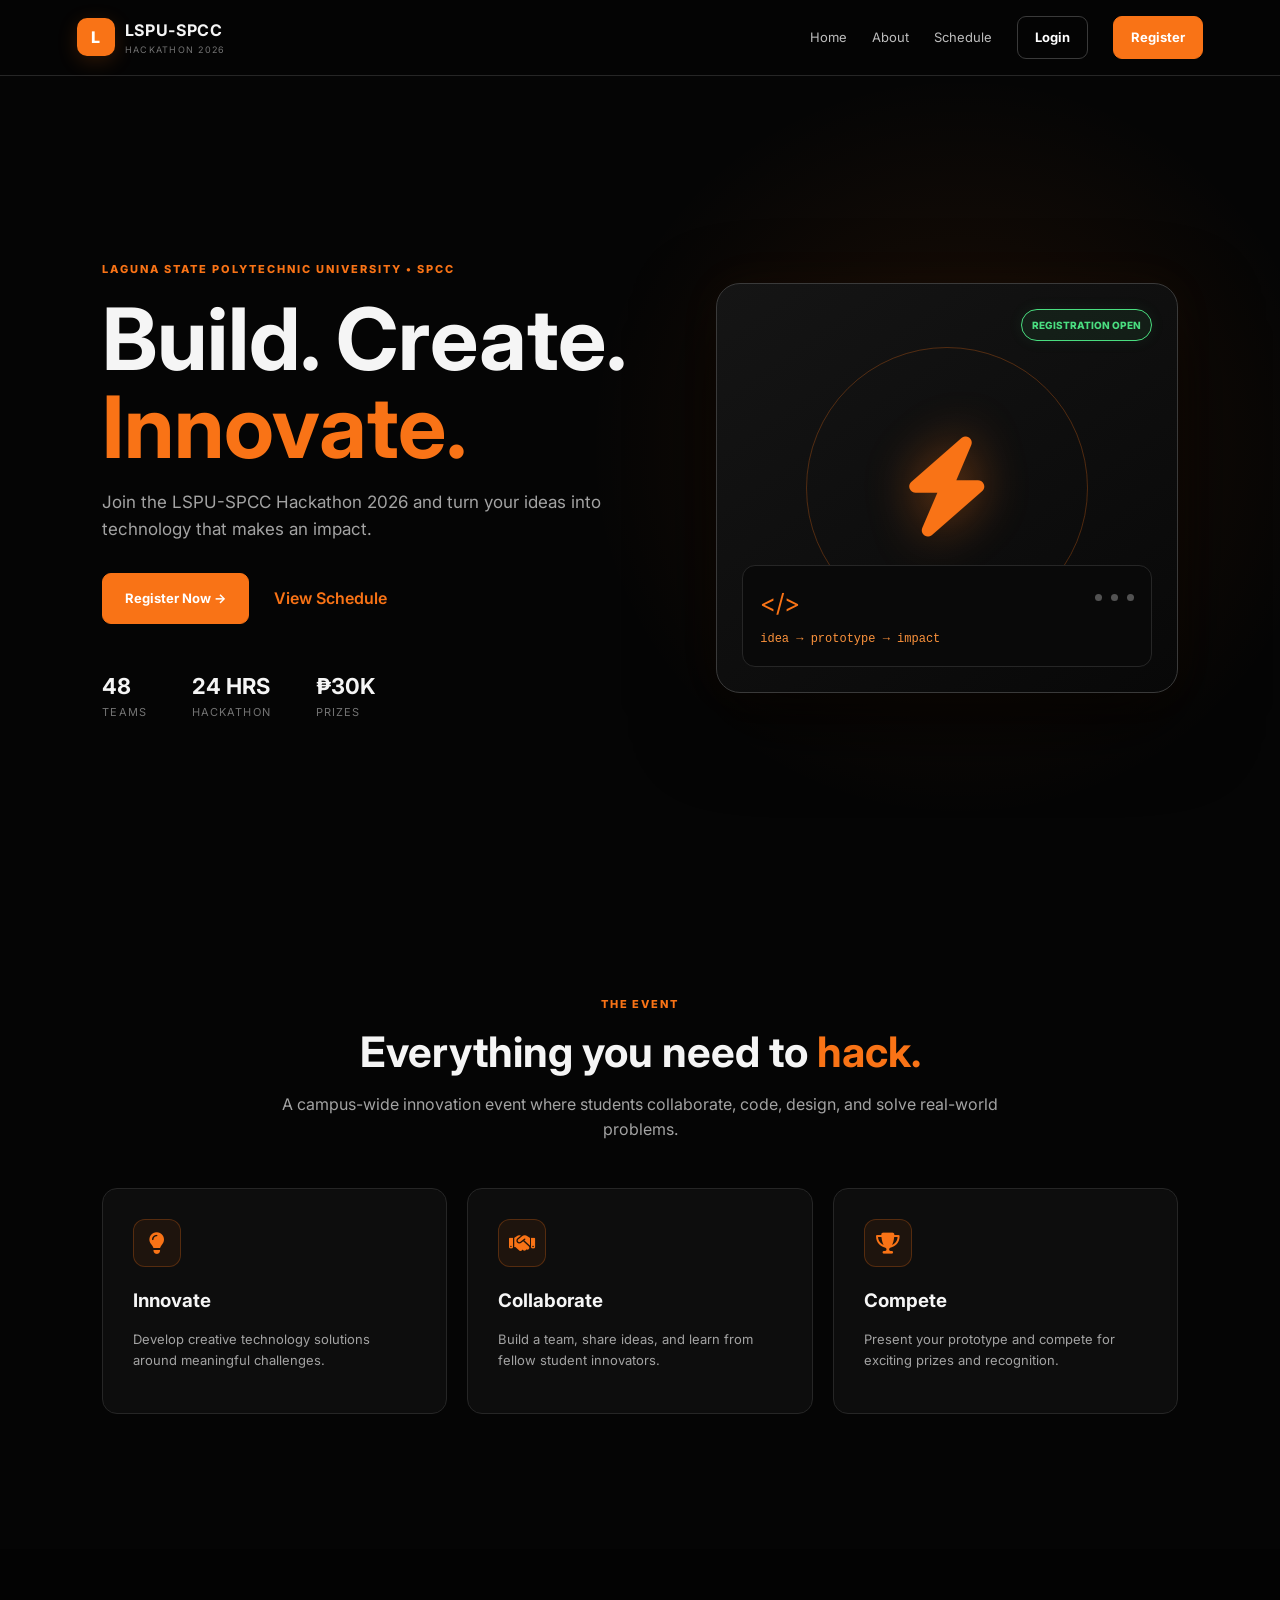
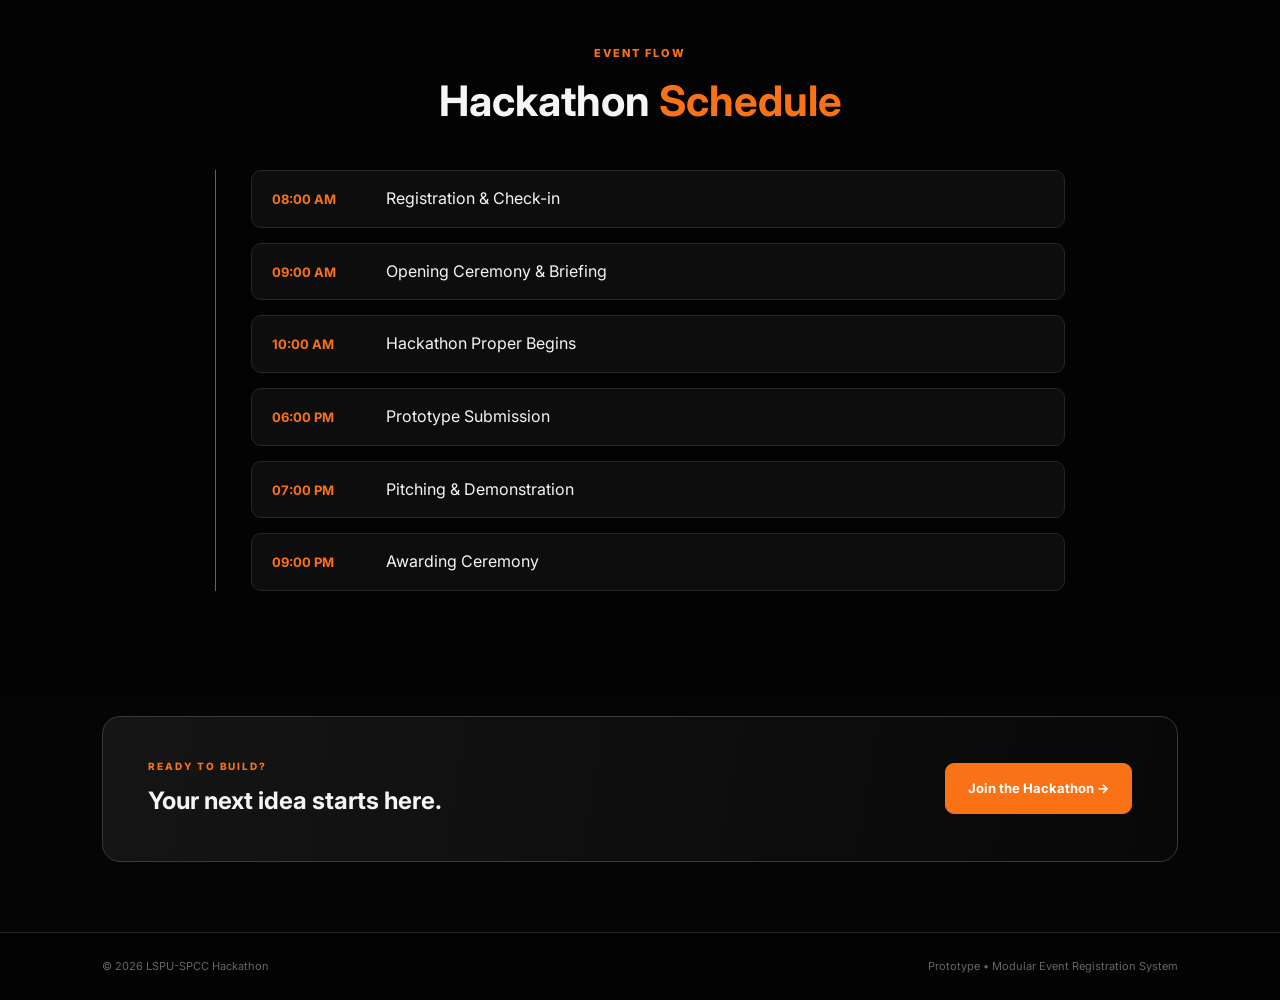
<file: index.html>
<!DOCTYPE html>
<html lang="en">

<head>
    <meta charset="UTF-8">
    <meta name="viewport" content="width=device-width, initial-scale=1.0">

    <title>LSPU-SPCC Hackathon 2026</title>

    <!-- Main CSS -->
    <link rel="stylesheet" href="style.css">  

    <!-- Font Awesome -->
    <link
        rel="stylesheet"
        href="https://cdnjs.cloudflare.com/ajax/libs/font-awesome/6.5.2/css/all.min.css"
    >
</head>

<body>

    <!-- =====================================================
         NAVBAR
         ===================================================== -->

    <nav class="navbar">

        <div class="brand">

            <span class="brand-mark">L</span>

            <div>
                <b>LSPU-SPCC</b>
                <small>HACKATHON 2026</small>
            </div>

        </div>


        <div class="nav-links">

            <a href="#home">Home</a>

            <a href="#about">About</a>

            <a href="#schedule">Schedule</a>

            <a href="login.html" class="btn btn-outline">
                Login
            </a>

            <a href="register.html" class="btn">
                Register
            </a>

        </div>

    </nav>


    <!-- =====================================================
         MAIN
         ===================================================== -->

    <main>


        <!-- =================================================
             HERO
             ================================================= -->

        <section id="home" class="hero">

            <div class="hero-copy">

                <span class="eyebrow">
                    LAGUNA STATE POLYTECHNIC UNIVERSITY • SPCC
                </span>


                <h1>
                    Build. Create.<br>
                    <span>Innovate.</span>
                </h1>


                <p>
                    Join the LSPU-SPCC Hackathon 2026 and turn your ideas
                    into technology that makes an impact.
                </p>


                <div class="hero-actions">

                    <a
                        href="register.html"
                        class="btn btn-lg"
                    >
                        Register Now →
                    </a>

                    <a
                        href="#schedule"
                        class="text-link"
                    >
                        View Schedule
                    </a>

                </div>


                <div class="stats">

                    <div>
                        <b>48</b>
                        <span>Teams</span>
                    </div>

                    <div>
                        <b>24 HRS</b>
                        <span>Hackathon</span>
                    </div>

                    <div>
                        <b>₱30K</b>
                        <span>Prizes</span>
                    </div>

                </div>

            </div>


            <!-- =============================================
                 HERO CARD
                 ============================================= -->

            <div class="hero-card">

                <div class="floating-tag">
                    REGISTRATION OPEN
                </div>


                <div class="hero-orbit">

                    <i
                        class="fa-solid fa-bolt"
                        aria-hidden="true"
                    ></i>

                </div>


                <div class="code-window">

                    <span>&lt;/&gt;</span>

                    <div>
                        <i></i>
                        <i></i>
                        <i></i>
                    </div>

                    <p>
                        idea → prototype → impact
                    </p>

                </div>

            </div>

        </section>


        <!-- =================================================
             ABOUT
             ================================================= -->

        <section id="about" class="section">

            <div class="section-heading">

                <span class="eyebrow">
                    THE EVENT
                </span>

                <h2>
                    Everything you need to
                    <span>hack.</span>
                </h2>

                <p>
                    A campus-wide innovation event where students
                    collaborate, code, design, and solve real-world
                    problems.
                </p>

            </div>


            <div class="cards three">


                <!-- INNOVATE -->

                <article class="feature-card">

                    <div class="icon">

                        <i
                            class="fa-solid fa-lightbulb"
                            aria-hidden="true"
                        ></i>

                    </div>

                    <h3>
                        Innovate
                    </h3>

                    <p>
                        Develop creative technology solutions around
                        meaningful challenges.
                    </p>

                </article>


                <!-- COLLABORATE -->

                <article class="feature-card">

                    <div class="icon">

                        <i
                            class="fa-solid fa-handshake"
                            aria-hidden="true"
                        ></i>

                    </div>

                    <h3>
                        Collaborate
                    </h3>

                    <p>
                        Build a team, share ideas, and learn from
                        fellow student innovators.
                    </p>

                </article>


                <!-- COMPETE -->

                <article class="feature-card">

                    <div class="icon">

                        <i
                            class="fa-solid fa-trophy"
                            aria-hidden="true"
                        ></i>

                    </div>

                    <h3>
                        Compete
                    </h3>

                    <p>
                        Present your prototype and compete for
                        exciting prizes and recognition.
                    </p>

                </article>

            </div>

        </section>


        <!-- =================================================
             SCHEDULE
             ================================================= -->

        <section
            id="schedule"
            class="section dark-section"
        >

            <div class="section-heading">

                <span class="eyebrow">
                    EVENT FLOW
                </span>

                <h2>
                    Hackathon
                    <span>Schedule</span>
                </h2>

            </div>


            <div class="timeline">

                <div>
                    <b>08:00 AM</b>
                    <span>
                        Registration & Check-in
                    </span>
                </div>

                <div>
                    <b>09:00 AM</b>
                    <span>
                        Opening Ceremony & Briefing
                    </span>
                </div>

                <div>
                    <b>10:00 AM</b>
                    <span>
                        Hackathon Proper Begins
                    </span>
                </div>

                <div>
                    <b>06:00 PM</b>
                    <span>
                        Prototype Submission
                    </span>
                </div>

                <div>
                    <b>07:00 PM</b>
                    <span>
                        Pitching & Demonstration
                    </span>
                </div>

                <div>
                    <b>09:00 PM</b>
                    <span>
                        Awarding Ceremony
                    </span>
                </div>

            </div>

        </section>


        <!-- =================================================
             CTA
             ================================================= -->

        <section class="cta">

            <div>

                <span class="eyebrow">
                    READY TO BUILD?
                </span>

                <h2>
                    Your next idea starts here.
                </h2>

            </div>


            <a
                href="register.html"
                class="btn btn-lg"
            >
                Join the Hackathon →
            </a>

        </section>

    </main>


    <!-- =====================================================
         FOOTER
         ===================================================== -->

    <footer>

        <span>
            © 2026 LSPU-SPCC Hackathon
        </span>

        <span>
            Prototype • Modular Event Registration System
        </span>

    </footer>

</body>
</html>
</file>
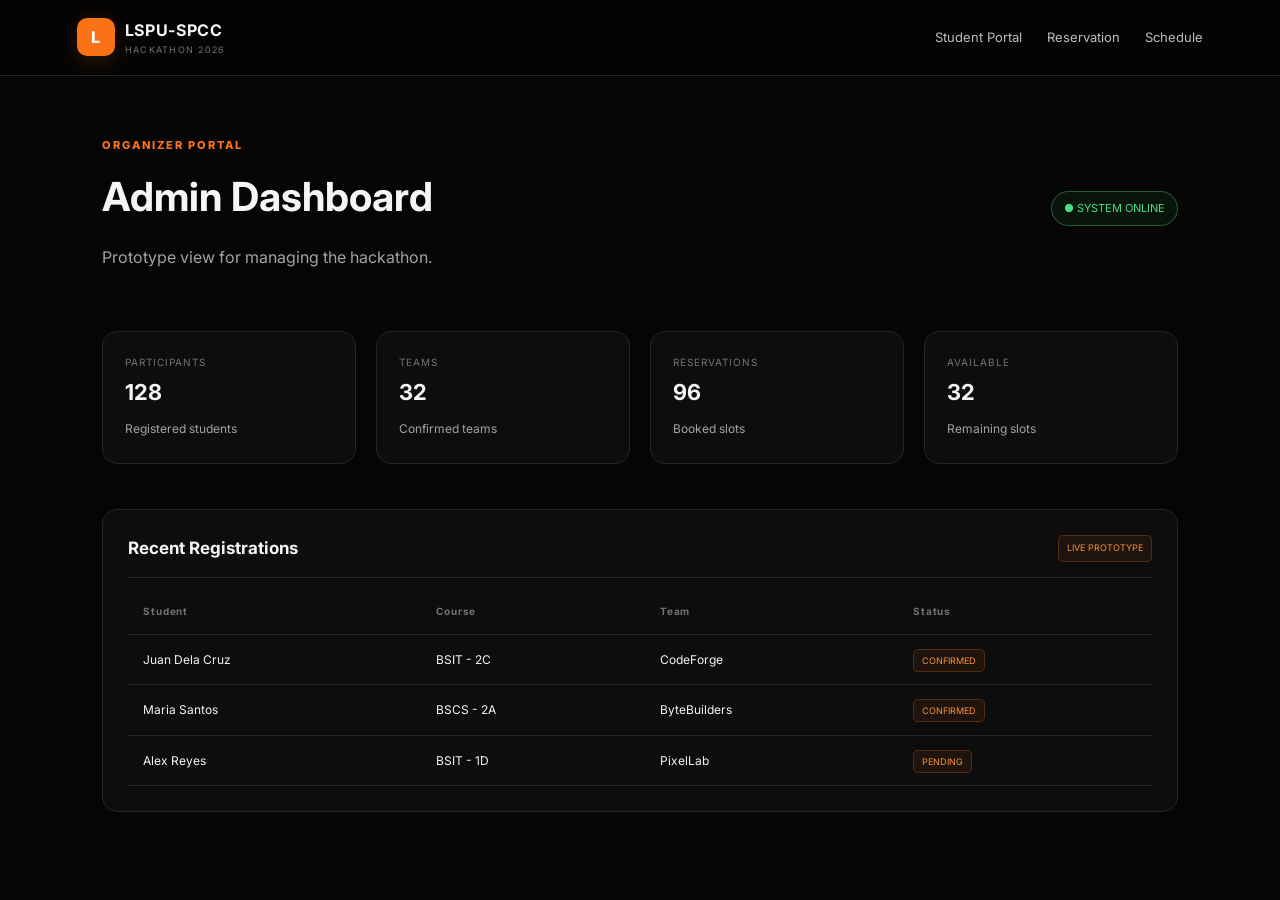
<file: admin.html>
<!DOCTYPE html>
<html lang="en">

<head>
    <meta charset="UTF-8">
    <meta name="viewport" content="width=device-width, initial-scale=1">
    <title>Admin | LSPU-SPCC Hackathon</title>
    <link rel="stylesheet" href="style.css">
</head>

<body class="app-page">

    <nav class="navbar">

        <a href="index.html" class="brand">

            <span class="brand-mark">L</span>

            <div>
                <b>LSPU-SPCC</b>
                <small>HACKATHON 2026</small>
            </div>

        </a>


        <div class="nav-links">

            <a href="dashboard.html">
                Student Portal
            </a>
            <a href="reservation.html">
                Reservation
            </a>

            <a href="schedule.html">
                Schedule
            </a>

        </div>

    </nav>


    <main class="content">

        <div class="welcome">

            <div>

                <span class="eyebrow">
                    ORGANIZER PORTAL
                </span>

                <h1>
                    Admin Dashboard
                </h1>

                <p>
                    Prototype view for managing the hackathon.
                </p>

            </div>

            <span class="status">
                ● SYSTEM ONLINE
            </span>

        </div>


        <div class="cards four">

            <div class="dash-card">

                <span>
                    PARTICIPANTS
                </span>

                <b>
                    128
                </b>

                <small>
                    Registered students
                </small>

            </div>


            <div class="dash-card">

                <span>
                    TEAMS
                </span>

                <b>
                    32
                </b>

                <small>
                    Confirmed teams
                </small>

            </div>


            <div class="dash-card">

                <span>
                    RESERVATIONS
                </span>

                <b>
                    96
                </b>

                <small>
                    Booked slots
                </small>

            </div>


            <div class="dash-card">

                <span>
                    AVAILABLE
                </span>

                <b>
                    32
                </b>

                <small>
                    Remaining slots
                </small>

            </div>

        </div>


        <section class="panel table-panel">

            <div class="panel-head">

                <h2>
                    Recent Registrations
                </h2>

                <span class="badge">
                    LIVE PROTOTYPE
                </span>

            </div>


            <table>

                <thead>

                    <tr>
                        <th>Student</th>
                        <th>Course</th>
                        <th>Team</th>
                        <th>Status</th>
                    </tr>

                </thead>


                <tbody>

                    <tr>

                        <td>
                            Juan Dela Cruz
                        </td>

                        <td>
                            BSIT - 2C
                        </td>

                        <td>
                            CodeForge
                        </td>

                        <td>
                            <span class="badge">
                                Confirmed
                            </span>
                        </td>

                    </tr>


                    <tr>

                        <td>
                            Maria Santos
                        </td>

                        <td>
                            BSCS - 2A
                        </td>

                        <td>
                            ByteBuilders
                        </td>

                        <td>
                            <span class="badge">
                                Confirmed
                            </span>
                        </td>

                    </tr>


                    <tr>

                        <td>
                            Alex Reyes
                        </td>

                        <td>
                            BSIT - 1D
                        </td>

                        <td>
                            PixelLab
                        </td>

                        <td>
                            <span class="badge">
                                Pending
                            </span>
                        </td>

                    </tr>

                </tbody>

            </table>

        </section>

    </main>

</body>

</html>
</file>
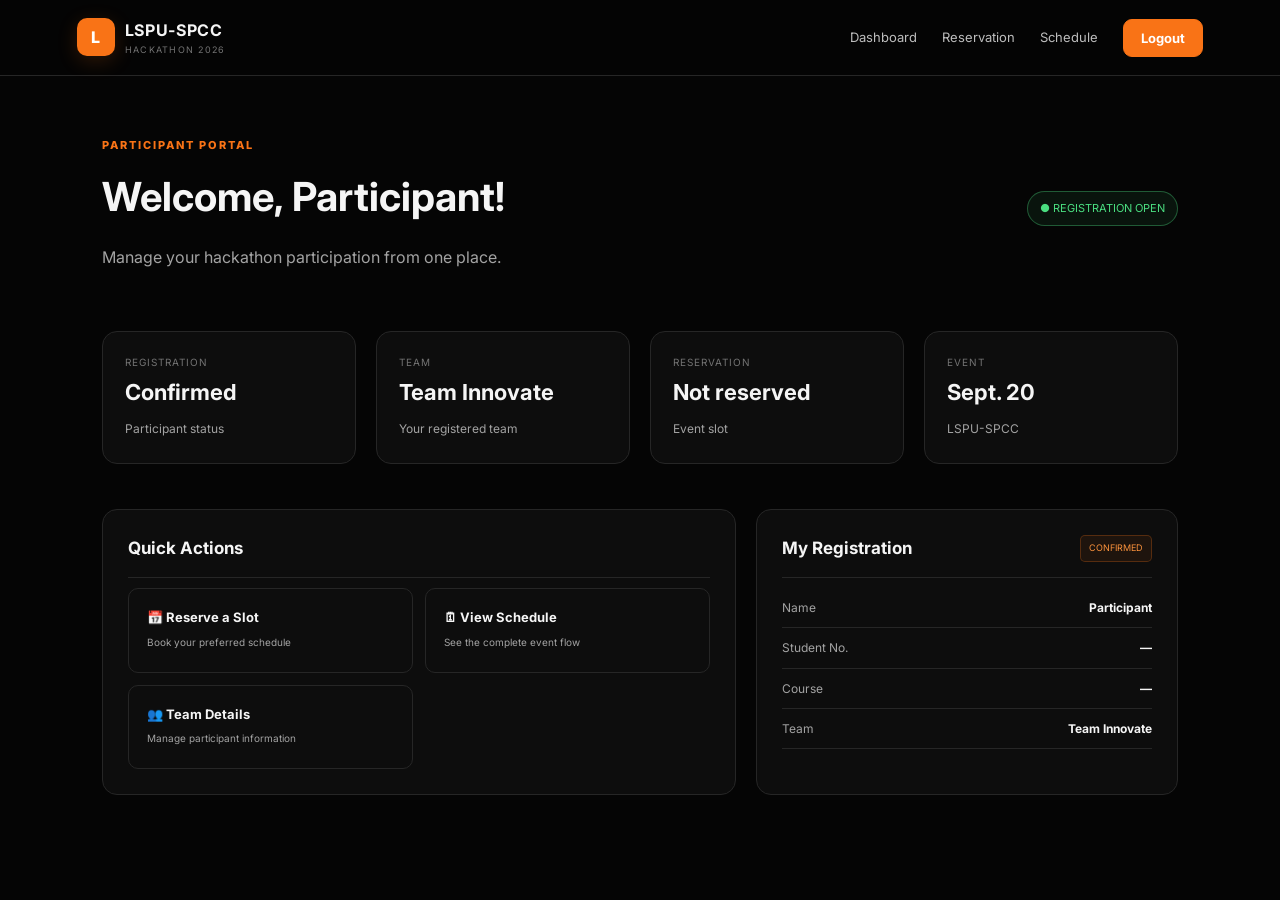
<file: dashboard.html>
<!DOCTYPE html>
<html lang="en">
<head>
    <meta charset="UTF-8">
    <meta name="viewport" content="width=device-width, initial-scale=1">

    <title>Dashboard | LSPU-SPCC Hackathon</title>

    <link rel="stylesheet" href="style.css">
</head>

<body class="app-page">

    <nav class="navbar">
        <a href="index.html" class="brand">
            <span class="brand-mark">L</span>

            <div>
                <b>LSPU-SPCC</b>
                <small>HACKATHON 2026</small>
            </div>
        </a>

        <div class="nav-links">
            <a href="dashboard.html">Dashboard</a>
            <a href="reservation.html">Reservation</a>
            <a href="schedule.html">Schedule</a>
            <button id="logoutBtn" class="btn btn-outline">Logout</button>
        </div>
    </nav>

    <main class="dashboard">

        <div class="welcome">
            <div>
                <span class="eyebrow">PARTICIPANT PORTAL</span>

                <h1>
                    Welcome,
                    <span id="dashName">Participant</span>!
                </h1>

                <p>
                    Manage your hackathon participation from one place.
                </p>
            </div>

            <span class="status">● REGISTRATION OPEN</span>
        </div>

        <div class="cards four">

            <div class="dash-card">
                <span>REGISTRATION</span>
                <b>Confirmed</b>
                <small>Participant status</small>
            </div>

            <div class="dash-card">
                <span>TEAM</span>
                <b id="dashTeam">Team Innovate</b>
                <small>Your registered team</small>
            </div>

            <div class="dash-card">
                <span>RESERVATION</span>
                <b id="dashReservation">Not reserved</b>
                <small>Event slot</small>
            </div>

            <div class="dash-card">
                <span>EVENT</span>
                <b>Sept. 20</b>
                <small>LSPU-SPCC</small>
            </div>

        </div>

        <div class="dashboard-grid">

            <section class="panel">

                <div class="panel-head">
                    <h2>Quick Actions</h2>
                </div>

                <div class="action-grid">

                    <a href="reservation.html">
                        <strong>📅 Reserve a Slot</strong>
                        <span>Book your preferred schedule</span>
                    </a>

                    <a href="schedule.html">
                        <strong>🗓 View Schedule</strong>
                        <span>See the complete event flow</span>
                    </a>

                    <a href="register.html">
                        <strong>👥 Team Details</strong>
                        <span>Manage participant information</span>
                    </a>

                </div>

            </section>

            <section class="panel">

                <div class="panel-head">
                    <h2>My Registration</h2>
                    <span class="badge">CONFIRMED</span>
                </div>

                <div class="details">

                    <p>
                        <span>Name</span>
                        <b id="detailName">Participant</b>
                    </p>

                    <p>
                        <span>Student No.</span>
                        <b id="detailStudent">—</b>
                    </p>

                    <p>
                        <span>Course</span>
                        <b id="detailCourse">—</b>
                    </p>

                    <p>
                        <span>Team</span>
                        <b id="detailTeam">Team Innovate</b>
                    </p>

                </div>

            </section>

        </div>

    </main>

    <script src="app.js"></script>

</body>
</html>
</file>
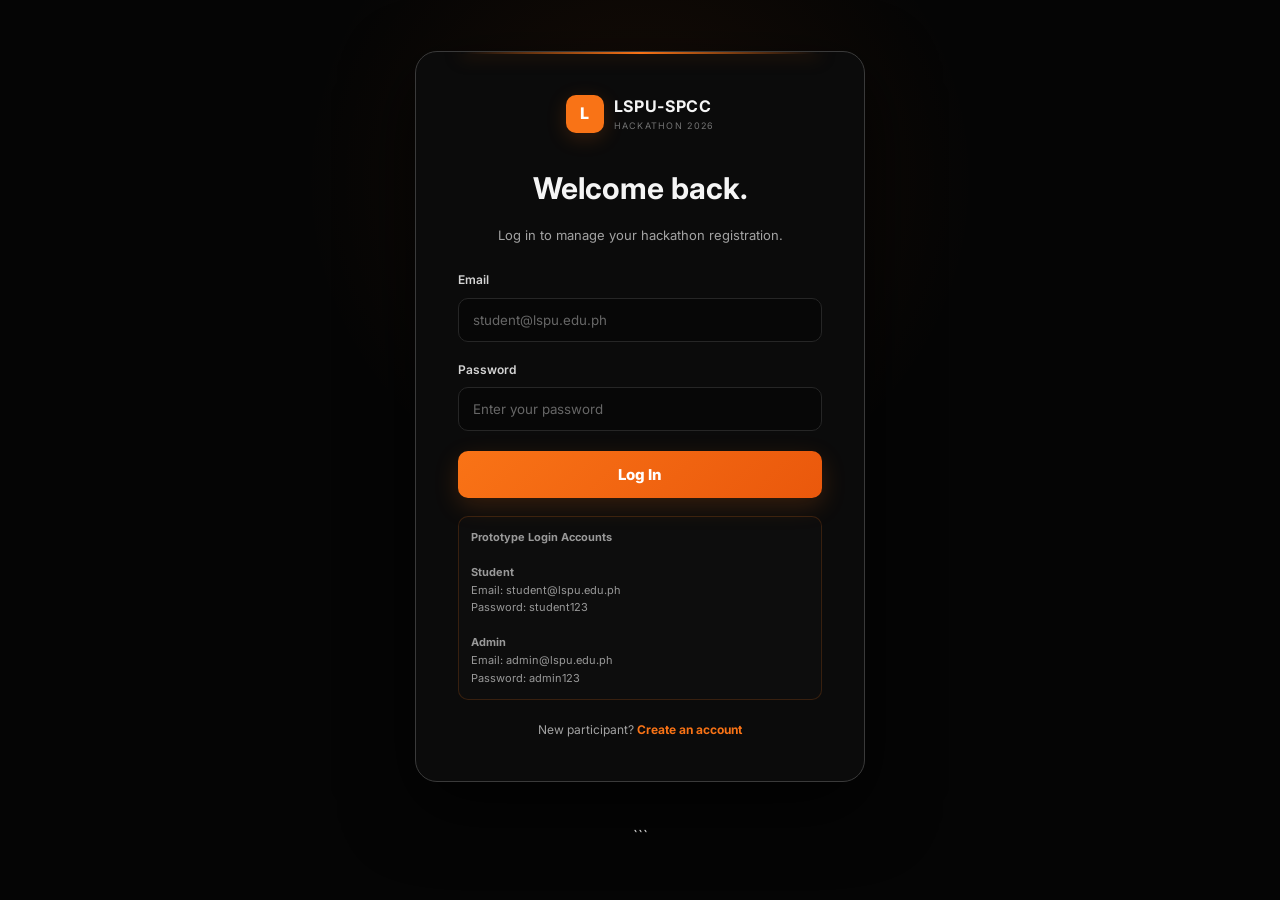
<file: login.html>
<!DOCTYPE html>
<html lang="en">
<head>
    <meta charset="UTF-8">
    <meta name="viewport" content="width=device-width, initial-scale=1">
    <title>Login | LSPU-SPCC Hackathon</title>
    <link rel="stylesheet" href="style.css">
</head>

<body class="auth-page">

<div class="auth-shell">

    <div class="auth-box">

        <div class="brand center">
            <span class="brand-mark">L</span>

            <div>
                <b>LSPU-SPCC</b>
                <small>HACKATHON 2026</small>
            </div>
        </div>

        <h1>Welcome back.</h1>

        <p class="muted">
            Log in to manage your hackathon registration.
        </p>

        <form id="loginForm">

            <label for="loginEmail">Email</label>
            <input
                id="loginEmail"
                type="email"
                placeholder="student@lspu.edu.ph"
                required
            >

            <label for="loginPassword">Password</label>
            <input
                id="loginPassword"
                type="password"
                placeholder="Enter your password"
                required
            >

            <button type="submit" class="btn btn-full">
                Log In
            </button>

            <p id="loginError" class="login-error"></p>

        </form>

        <div class="demo-note">
            <b>Prototype Login Accounts</b>

            <br><br>

            <strong>Student</strong><br>
            Email: student@lspu.edu.ph<br>
            Password: student123

            <br><br>

            <strong>Admin</strong><br>
            Email: admin@lspu.edu.ph<br>
            Password: admin123
        </div>

        <p class="switch">
            New participant?
            <a href="register.html">Create an account</a>
        </p>

    </div>
</div>

<script src="app.js"></script>

</body>
</html>
```
</file>
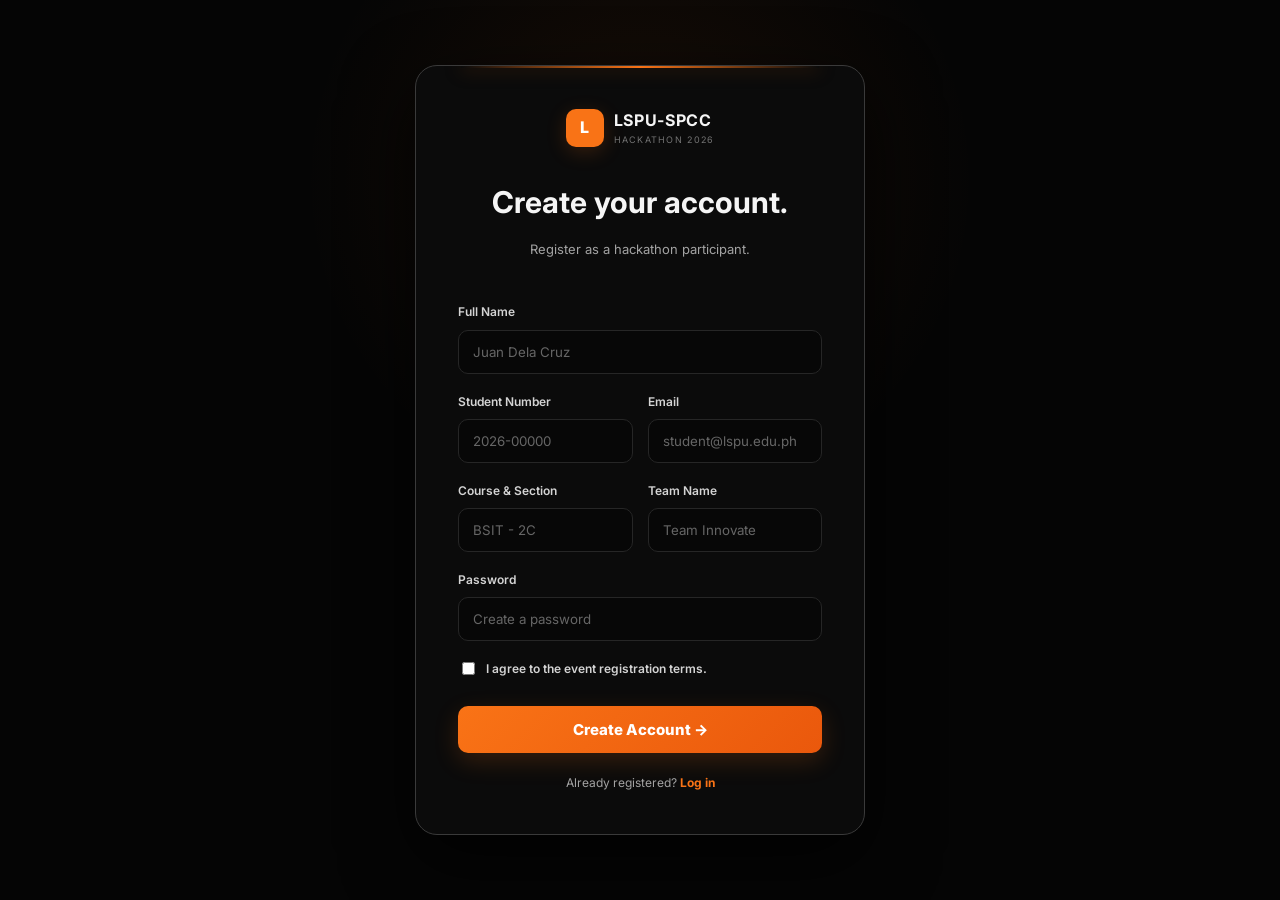
<file: register.html>
<!DOCTYPE html>
<html lang="en">

<head>
    <meta charset="UTF-8">
    <meta name="viewport" content="width=device-width, initial-scale=1">
    <title>Register | LSPU-SPCC Hackathon</title>
    <link rel="stylesheet" href="style.css">
</head>

<body class="auth-page">

    <div class="auth-shell">


        <div class="auth-box wide">

            <div class="brand center">

                <span class="brand-mark">L</span>

                <div>
                    <b>LSPU-SPCC</b>
                    <small>HACKATHON 2026</small>
                </div>

            </div>

            <h1>Create your account.</h1>

            <p class="muted">
                Register as a hackathon participant.
            </p>


            <form id="registerForm" class="form-grid">

                <div class="full">

                    <label>Full Name</label>

                    <input
                        id="regName"
                        placeholder="Juan Dela Cruz"
                        required
                    >

                </div>


                <div>

                    <label>Student Number</label>

                    <input
                        id="regStudent"
                        placeholder="2026-00000"
                        required
                    >

                </div>


                <div>

                    <label>Email</label>

                    <input
                        id="regEmail"
                        type="email"
                        placeholder="student@lspu.edu.ph"
                        required
                    >

                </div>


                <div>

                    <label>Course & Section</label>

                    <input
                        id="regCourse"
                        placeholder="BSIT - 2C"
                        required
                    >

                </div>


                <div>

                    <label>Team Name</label>

                    <input
                        id="regTeam"
                        placeholder="Team Innovate"
                        required
                    >

                </div>


                <div class="full">

                    <label>Password</label>

                    <input
                        id="regPassword"
                        type="password"
                        placeholder="Create a password"
                        required
                    >

                </div>


                <div class="full">

                    <label class="check">

                        <input
                            type="checkbox"
                            required
                        >

                        I agree to the event registration terms.

                    </label>

                </div>


                <div class="full">

                    <button
                        type="submit"
                        class="btn btn-full"
                    >
                        Create Account →
                    </button>

                </div>

            </form>


            <p class="switch">

                Already registered?

                <a href="index.html">
                    Log in
                </a>

            </p>

        </div>

    </div>


    <script src="app.js"></script>

</body>

</html>
</file>
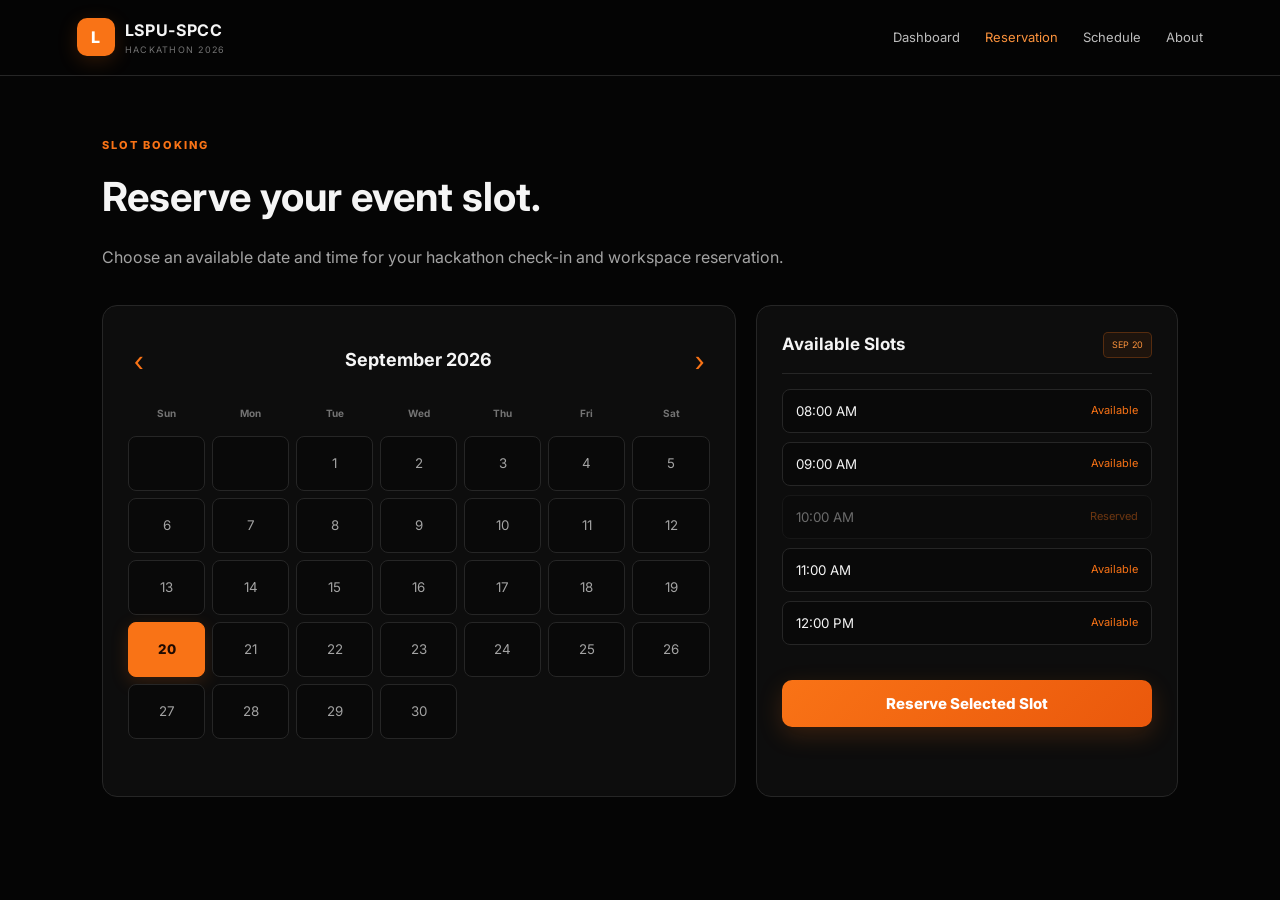
<file: reservation.html>
<!DOCTYPE html>
<html lang="en">

<head>
    <meta charset="UTF-8">
    <meta name="viewport" content="width=device-width, initial-scale=1">
    <title>Reservation | LSPU-SPCC Hackathon</title>
    <link rel="stylesheet" href="style.css">
</head>

<body class="app-page">

    <nav class="navbar">

        <a href="login.html" class="brand">
            <span class="brand-mark">L</span>

            <div>
                <b>LSPU-SPCC</b>
                <small>HACKATHON 2026</small>
            </div>
        </a>

        <div class="nav-links">
            <a href="dashboard.html">Dashboard</a>
            <a class="active" href="reservation.html">Reservation</a>
            <a href="schedule.html">Schedule</a>
               <a href="index.html">About</a>
        </div>

    </nav>


    <main class="content">

        <div class="page-title">

            <span class="eyebrow">SLOT BOOKING</span>

            <h1>Reserve your event slot.</h1>

            <p>
                Choose an available date and time for your
                hackathon check-in and workspace reservation.
            </p>

        </div>


        <div class="reservation-layout">

            <!-- CALENDAR -->
            <section class="panel">

                <div class="calendar-head">

                    <button type="button" id="prevMonth">
                        ‹
                    </button>

                    <h2 id="calendarTitle">
                        September 2026
                    </h2>

                    <button type="button" id="nextMonth">
                        ›
                    </button>

                </div>


                <div class="week">

                    <b>Sun</b>
                    <b>Mon</b>
                    <b>Tue</b>
                    <b>Wed</b>
                    <b>Thu</b>
                    <b>Fri</b>
                    <b>Sat</b>

                </div>


                <!-- JavaScript generates the dates here -->
                <div class="calendar" id="calendar"></div>

            </section>


            <!-- AVAILABLE SLOTS -->
            <section class="panel">

                <div class="panel-head">

                    <h2>Available Slots</h2>

                    <span
                        class="badge"
                        id="selectedDateBadge">
                        SEPT 20
                    </span>

                </div>


                <div class="slots" id="slots">

                    <button
                        type="button"
                        data-slot="08:00 AM">

                        08:00 AM

                        <span>
                            Available
                        </span>

                    </button>


                    <button
                        type="button"
                        data-slot="09:00 AM">

                        09:00 AM

                        <span>
                            Available
                        </span>

                    </button>


                    <button
                        type="button"
                        data-slot="10:00 AM">

                        10:00 AM

                        <span>
                            Available
                        </span>

                    </button>


                    <button
                        type="button"
                        data-slot="11:00 AM">

                        11:00 AM

                        <span>
                            Available
                        </span>

                    </button>


                    <button
                        type="button"
                        data-slot="01:00 PM">

                        12:00 PM

                        <span>
                            Available
                        </span>

                    </button>

                </div>


                <button
                    type="button"
                    id="reserveBtn"
                    class="btn btn-full">

                    Reserve Selected Slot

                </button>


                <p
                    id="reserveMessage"
                    class="success-msg">
                </p>

            </section>

        </div>

    </main>


    <script src="app.js"></script>

</body>

</html>
</file>
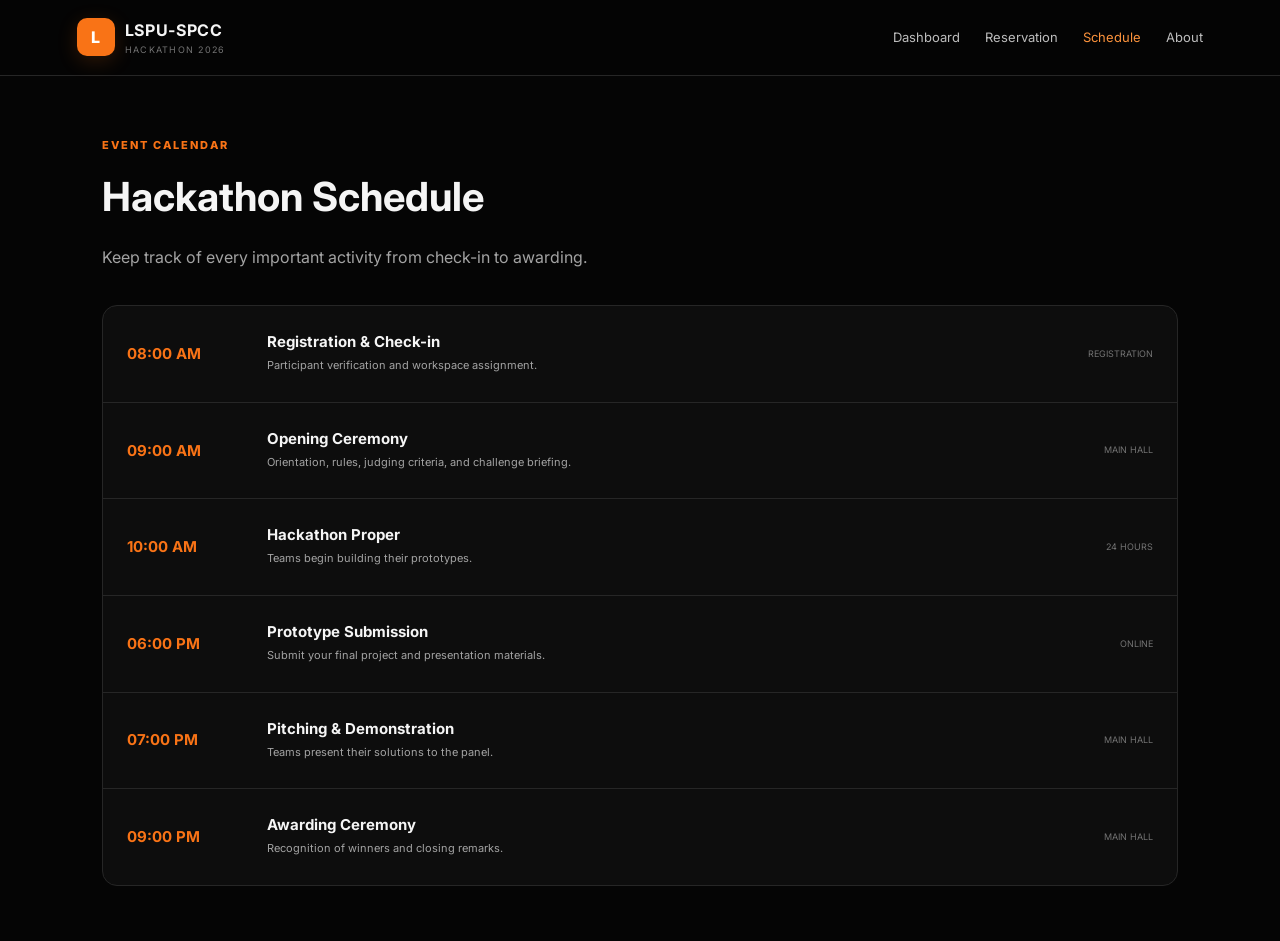
<file: schedule.html>
<!DOCTYPE html>
<html lang="en">
<head>
    <meta charset="UTF-8">
    <meta name="viewport" content="width=device-width, initial-scale=1">

    <title>Schedule | LSPU-SPCC Hackathon</title>

    <link rel="stylesheet" href="style.css">
</head>

<body class="app-page">

    <nav class="navbar">
        <a href="index.html" class="brand">
            <span class="brand-mark">L</span>

            <div>
                <b>LSPU-SPCC</b>
                <small>HACKATHON 2026</small>
            </div>
        </a>

        <div class="nav-links">
            <a href="dashboard.html">Dashboard</a>
            <a href="reservation.html">Reservation</a>
            <a class="active" href="schedule.html">Schedule</a>
            <a href="index.html">About</a>
        </div>
    </nav>

    <main class="content">

        <div class="page-title">
            <span class="eyebrow">EVENT CALENDAR</span>

            <h1>Hackathon Schedule</h1>

            <p>
                Keep track of every important activity from check-in to awarding.
            </p>
        </div>

        <section class="panel schedule-list">

            <div class="schedule-item">
                <b>08:00 AM</b>

                <div>
                    <h3>Registration &amp; Check-in</h3>
                    <p>
                        Participant verification and workspace assignment.
                    </p>
                </div>

                <span>REGISTRATION</span>
            </div>

            <div class="schedule-item">
                <b>09:00 AM</b>

                <div>
                    <h3>Opening Ceremony</h3>
                    <p>
                        Orientation, rules, judging criteria, and challenge briefing.
                    </p>
                </div>

                <span>MAIN HALL</span>
            </div>

            <div class="schedule-item">
                <b>10:00 AM</b>

                <div>
                    <h3>Hackathon Proper</h3>
                    <p>
                        Teams begin building their prototypes.
                    </p>
                </div>

                <span>24 HOURS</span>
            </div>

            <div class="schedule-item">
                <b>06:00 PM</b>

                <div>
                    <h3>Prototype Submission</h3>
                    <p>
                        Submit your final project and presentation materials.
                    </p>
                </div>

                <span>ONLINE</span>
            </div>

            <div class="schedule-item">
                <b>07:00 PM</b>

                <div>
                    <h3>Pitching &amp; Demonstration</h3>
                    <p>
                        Teams present their solutions to the panel.
                    </p>
                </div>

                <span>MAIN HALL</span>
            </div>

            <div class="schedule-item">
                <b>09:00 PM</b>

                <div>
                    <h3>Awarding Ceremony</h3>
                    <p>
                        Recognition of winners and closing remarks.
                    </p>
                </div>

                <span>MAIN HALL</span>
            </div>

        </section>

    </main>

</body>
</html>
</file>
<file: style.css>
@import url('https://fonts.googleapis.com/css2?family=Inter:wght@400;500;600;700;800&display=swap');

/* =========================================================
   COLOR PALETTE
   ========================================================= */

:root {
    --bg: #050505;
    --panel: #0D0D0D;
    --panel2: #151515;

    --text: #F5F5F5;
    --muted: #A3A3A3;

    --accent: #F97316;
    --accent2: #EA580C;
    --accent-light: #FB923C;
    --accent-soft: #FDBA74;
    --accent-dark: #C2410C;

    --line: #262626;
    --line-light: #3A3A3A;

    --green: #4ADE80;
}


/* =========================================================
   RESET
   ========================================================= */

* {
    box-sizing: border-box;
}

html {
    scroll-behavior: smooth;
}

body {
    margin: 0;
    font-family: Inter, Arial, sans-serif;
    background: var(--bg);
    color: var(--text);
    line-height: 1.6;
}

a {
    text-decoration: none;
    color: inherit;
}

button,
input {
    font-family: inherit;
}


/* =========================================================
   NAVBAR
   ========================================================= */

.navbar {
    height: 76px;

    display: flex;
    align-items: center;
    justify-content: space-between;

    padding: 0 6%;

    background: rgba(5, 5, 5, 0.96);

    border-bottom: 1px solid var(--line);

    backdrop-filter: blur(12px);

    position: sticky;
    top: 0;
    z-index: 100;
}


/* =========================================================
   BRAND
   ========================================================= */

.brand {
    display: flex;
    align-items: center;
    gap: 10px;
}

.brand-mark {
    width: 38px;
    height: 38px;

    display: grid;
    place-items: center;

    border-radius: 10px;

    background: var(--accent);
    color: #FFFFFF;

    font-weight: 800;

    box-shadow:
        0 5px 20px rgba(249, 115, 22, 0.18);
}

.brand b {
    display: block;
    letter-spacing: 0.04em;
}

.brand small {
    display: block;

    color: #737373;

    font-size: 9px;
    letter-spacing: 0.14em;
}


/* =========================================================
   NAV LINKS
   ========================================================= */

.nav-links {
    display: flex;
    align-items: center;
    gap: 25px;

    color: #BDBDBD;

    font-size: 13px;
}

.nav-links a {
    transition: 0.2s ease;
}

.nav-links a:not(.btn):hover,
.nav-links .active:not(.btn) {
    color: var(--accent-light);
}


/* =========================================================
   GENERAL BUTTON
   ========================================================= */

.btn {
    display: inline-block;

    padding: 10px 17px;

    border: 1px solid var(--accent);
    border-radius: 9px;

    background: var(--accent);

    color: #FFFFFF !important;

    font-weight: 700;
    font-size: 13px;

    cursor: pointer;

    transition:
        transform 0.2s ease,
        background 0.2s ease,
        color 0.2s ease,
        border-color 0.2s ease;
}

.btn:hover {
    transform: translateY(-2px);

    background: var(--accent-light);

    border-color: var(--accent-light);

    color: #2A1004 !important;
}


/* =========================================================
   NAVBAR BUTTONS
   ========================================================= */

/* LOGIN */
.nav-links a.btn-outline {
    background: transparent;

    border: 1px solid var(--line-light);

    color: #FFFFFF !important;
}

.nav-links a.btn-outline:hover {
    background: var(--accent);

    border-color: var(--accent);

    color: #FFFFFF !important;
}


/* REGISTER */
.nav-links a.btn:not(.btn-outline) {
    background: var(--accent);

    border-color: var(--accent);

    color: #FFFFFF !important;
}

.nav-links a.btn:not(.btn-outline):hover {
    background: var(--accent-light);

    border-color: var(--accent-light);

    color: #2A1004 !important;
}


/* =========================================================
   LARGE BUTTON
   ========================================================= */

.btn-lg {
    padding: 14px 22px;
}


/* =========================================================
   HERO
   ========================================================= */

.hero {
    min-height: calc(100vh - 76px);

    display: grid;

    grid-template-columns: 1.1fr 0.9fr;

    align-items: center;

    gap: 50px;

    padding: 70px 8%;

    background:
        radial-gradient(
            circle at 75% 45%,
            rgba(249, 115, 22, 0.10),
            transparent 35%
        ),
        var(--bg);
}


/* =========================================================
   EYEBROW
   ========================================================= */

.eyebrow {
    color: var(--accent);

    font-size: 11px;
    font-weight: 800;

    letter-spacing: 0.18em;
}


/* =========================================================
   HERO TITLE
   ========================================================= */

.hero h1 {
    margin: 16px 0;

    font-size: clamp(48px, 7vw, 86px);

    line-height: 1.02;
}

.hero h1 span {
    color: var(--accent);
}


/* =========================================================
   HERO TEXT
   ========================================================= */

.hero p {
    max-width: 590px;

    color: var(--muted);

    font-size: 17px;
}


/* =========================================================
   HERO ACTIONS
   ========================================================= */

.hero-actions {
    display: flex;
    align-items: center;

    gap: 25px;

    margin: 30px 0;
}

.text-link {
    color: var(--accent);

    font-weight: 600;

    transition: 0.2s ease;
}

.text-link:hover {
    color: var(--accent-light);
}


/* =========================================================
   STATS
   ========================================================= */

.stats {
    display: flex;

    gap: 45px;

    margin-top: 45px;
}

.stats b {
    display: block;

    font-size: 22px;
}

.stats span {
    display: block;

    color: #737373;

    font-size: 11px;

    text-transform: uppercase;

    letter-spacing: 0.1em;
}


/* =========================================================
   HERO CARD
   ========================================================= */

.hero-card {
    height: 410px;

    position: relative;

    display: grid;

    place-items: center;

    overflow: hidden;

    border: 1px solid var(--line-light);

    border-radius: 24px;

    background:
        linear-gradient(
            145deg,
            #151515,
            #080808
        );

    box-shadow:
        0 30px 80px rgba(0, 0, 0, 0.70),
        0 0 45px rgba(249, 115, 22, 0.05);
}

.hero-card::before {
    content: "";

    width: 280px;
    height: 280px;

    position: absolute;

    border: 1px solid rgba(249, 115, 22, 0.28);

    border-radius: 50%;
}


/* =========================================================
   HERO ICON
   ========================================================= */

.hero-orbit {
    position: relative;

    z-index: 2;

    color: var(--accent);

    font-size: 100px;

    filter:
        drop-shadow(
            0 0 25px rgba(249, 115, 22, 0.45)
        );
}

.hero-orbit i {
    color: var(--accent);
}


/* =========================================================
   REGISTRATION STATUS
   ========================================================= */

.floating-tag {
    position: absolute;

    top: 25px;
    right: 25px;

    z-index: 5;

    padding: 7px 10px;

    border: 1px solid var(--green);

    border-radius: 30px;

    background: rgba(74, 222, 128, 0.07);

    color: var(--green) !important;

    font-size: 10px;
    font-weight: 800;

    box-shadow:
        0 0 15px rgba(74, 222, 128, 0.08);
}


/* =========================================================
   CODE WINDOW
   ========================================================= */

.code-window {
    position: absolute;

    left: 25px;
    right: 25px;
    bottom: 25px;

    z-index: 4;

    padding: 17px;

    border: 1px solid var(--line);

    border-radius: 13px;

    background: #090909;
}

.code-window span {
    color: var(--accent);

    font-size: 25px;
}

.code-window i {
    display: inline-block;

    width: 7px;
    height: 7px;

    margin-left: 5px;

    border-radius: 50%;

    background: #525252;
}

.code-window div {
    float: right;
}

.code-window p {
    margin: 7px 0 0;

    color: var(--accent-light);

    font-family: monospace;

    font-size: 12px;
}


/* =========================================================
   SECTIONS
   ========================================================= */

.section {
    padding: 90px 8%;

    background: var(--bg);
}

.dark-section {
    background: #030303;
}

.section-heading {
    max-width: 720px;

    margin: auto;

    text-align: center;
}

.section-heading h2 {
    margin: 12px 0;

    font-size: 42px;

    line-height: 1.15;
}

.section-heading h2 span {
    color: var(--accent);
}

.section-heading p {
    color: var(--muted);
}


/* =========================================================
   CARDS
   ========================================================= */

.cards {
    display: grid;

    gap: 20px;

    margin-top: 45px;
    margin-bottom: 45px;
}

.three {
    grid-template-columns: repeat(3, 1fr);
}

.four {
    grid-template-columns: repeat(4, 1fr);
}

.feature-card,
.dash-card,
.panel {
    background: var(--panel);

    border: 1px solid var(--line);

    border-radius: 15px;
}

.feature-card {
    padding: 30px;

    transition:
        transform 0.2s ease,
        border-color 0.2s ease,
        box-shadow 0.2s ease;
}

.feature-card:hover {
    transform: translateY(-3px);

    border-color: var(--accent-dark);

    box-shadow:
        0 10px 30px rgba(249, 115, 22, 0.06);
}


/* =========================================================
   FEATURE ICONS
   ========================================================= */

.feature-card .icon {
    width: 48px;
    height: 48px;

    display: grid;
    place-items: center;

    margin-bottom: 18px;

    border: 1px solid rgba(249, 115, 22, 0.25);

    border-radius: 12px;

    background: rgba(249, 115, 22, 0.07);

    color: var(--accent);

    font-size: 21px;

    transition: 0.2s ease;
}

.feature-card .icon i {
    color: var(--accent);
}

.feature-card:hover .icon {
    background: var(--accent);

    color: #2A1004;

    border-color: var(--accent);

    transform: translateY(-2px);
}

.feature-card:hover .icon i {
    color: #2A1004;
}

.feature-card h3 {
    margin-bottom: 5px;
}

.feature-card p {
    color: var(--muted);

    font-size: 13px;
}


/* =========================================================
   TIMELINE
   ========================================================= */

.timeline {
    max-width: 850px;

    margin: 45px auto 0;

    padding-left: 35px;

    border-left: 1px solid var(--accent-dark);
}

.timeline div {
    margin-bottom: 15px;

    padding: 15px 20px;

    border: 1px solid var(--line);

    border-radius: 10px;

    background: var(--panel);
}

.timeline b {
    display: inline-block;

    width: 110px;

    color: var(--accent);

    font-size: 13px;
}


/* =========================================================
   CTA
   ========================================================= */

.cta {
    margin: 20px 8% 70px;

    padding: 35px 45px;

    display: flex;

    align-items: center;

    justify-content: space-between;

    border: 1px solid var(--line-light);

    border-radius: 18px;

    background:
        linear-gradient(
            100deg,
            #151515,
            #080808
        );
}

.cta h2 {
    margin: 5px 0;
}

.cta .eyebrow {
    font-size: 10px;
}


/* =========================================================
   FOOTER
   ========================================================= */

footer {
    padding: 25px 8%;

    display: flex;

    justify-content: space-between;

    border-top: 1px solid var(--line);

    background: #030303;

    color: #666666;

    font-size: 11px;
}


/* =========================================================
   AUTH PAGE
   ========================================================= */

.auth-page {
    min-height: 100vh;

    display: grid;

    place-items: center;

    padding: 30px;

    background:
        radial-gradient(
            circle at 50% 20%,
            rgba(249, 115, 22, 0.08),
            transparent 35%
        ),
        var(--bg);
}

.auth-shell {
    width: min(450px, 92%);
}

.auth-box {
    position: relative;

    overflow: hidden;

    padding: 42px;

    border: 1px solid var(--line-light);

    border-radius: 22px;

    background: #0B0B0B;

    box-shadow:
        0 25px 70px rgba(0, 0, 0, 0.75);
}

.auth-box::before {
    content: "";

    position: absolute;

    top: 0;
    left: 10%;

    width: 80%;
    height: 2px;

    background:
        linear-gradient(
            90deg,
            transparent,
            var(--accent),
            transparent
        );

    box-shadow:
        0 0 18px rgba(249, 115, 22, 0.50);
}

.auth-box.wide {
    max-width: 650px;

    margin: auto;
}

.auth-box h1 {
    margin: 5px 0;

    color: var(--text);

    font-size: 30px;

    text-align: center;
}

.center {
    justify-content: center;

    margin-bottom: 30px;
}

.muted {
    color: var(--muted);

    font-size: 13px;

    text-align: center;
}

.back {
    display: block;

    margin-bottom: 15px;

    color: #737373;

    font-size: 13px;
}

.back:hover {
    color: var(--accent-light);
}


/* =========================================================
   FORM
   ========================================================= */

.auth-box form {
    margin-top: 25px;
}

label {
    display: block;

    margin: 18px 0 8px;

    color: #D4D4D4;

    font-size: 12px;

    font-weight: 600;
}

input {
    width: 100%;

    padding: 13px 14px;

    border: 1px solid var(--line);

    border-radius: 10px;

    outline: none;

    background: #070707;

    color: var(--text);

    transition: 0.25s ease;
}

input::placeholder {
    color: #666666;
}

input:focus {
    border-color: var(--accent);

    background: #0D0D0D;

    box-shadow:
        0 0 0 3px rgba(249, 115, 22, 0.10);
}

.form-grid {
    display: grid !important;

    grid-template-columns: 1fr 1fr;

    gap: 0 15px;
}

.form-grid .full {
    grid-column: 1 / -1;
}


/* =========================================================
   FULL BUTTON
   ========================================================= */

.btn-full {
    width: 100%;

    margin-top: 20px;

    padding: 14px;

    border: none;

    border-radius: 10px;

    background:
        linear-gradient(
            135deg,
            var(--accent),
            var(--accent2)
        );

    color: #FFFFFF;

    font-size: 15px;

    font-weight: 800;

    cursor: pointer;

    box-shadow:
        0 8px 25px rgba(249, 115, 22, 0.18);

    transition: 0.25s ease;
}

.btn-full:hover {
    transform: translateY(-2px);

    background:
        linear-gradient(
            135deg,
            var(--accent-light),
            var(--accent)
        );

    color: #2A1004;

    box-shadow:
        0 12px 30px rgba(249, 115, 22, 0.30);
}


/* =========================================================
   CHECKBOX
   ========================================================= */

.check {
    display: flex;

    align-items: center;

    gap: 8px;
}

.check input {
    width: auto;

    accent-color: var(--accent);
}


/* =========================================================
   DEMO NOTE
   ========================================================= */

.demo-note {
    margin-top: 18px;

    padding: 12px;

    border: 1px solid rgba(249, 115, 22, 0.18);

    border-radius: 10px;

    background: #0D0D0D;

    color: #999999;

    font-size: 11px;
}


/* =========================================================
   SWITCH
   ========================================================= */

.switch {
    margin-top: 20px;
    margin-bottom: 0;

    color: var(--muted);

    font-size: 12px;

    text-align: center;
}

.switch a {
    color: var(--accent);

    font-weight: 700;
}

.switch a:hover {
    color: var(--accent-light);
}


/* =========================================================
   DASHBOARD
   ========================================================= */

.app-page {
    min-height: 100vh;

    background: var(--bg);
}

.dashboard,
.content {
    max-width: 1400px;

    margin: auto;

    padding: 55px 8%;
}

.welcome {
    display: flex;

    align-items: center;

    justify-content: space-between;

    margin-bottom: 35px;
}

.welcome h1,
.page-title h1 {
    margin: 8px 0;

    font-size: 40px;
}

.welcome p,
.page-title p {
    color: var(--muted);
}


/* =========================================================
   GREEN STATUS
   ========================================================= */

.status {
    padding: 8px 12px;

    border: 1px solid rgba(74, 222, 128, 0.35);

    border-radius: 20px;

    background: rgba(74, 222, 128, 0.07);

    color: var(--green);

    font-size: 11px;
}


/* =========================================================
   DASHBOARD CARDS
   ========================================================= */

.dash-card {
    padding: 22px;
}

.dash-card span {
    display: block;

    color: #737373;

    font-size: 10px;

    letter-spacing: 0.1em;
}

.dash-card b {
    display: block;

    margin: 5px 0;

    font-size: 22px;
}

.dash-card small {
    color: var(--muted);

    font-size: 12px;
}


/* =========================================================
   DASHBOARD GRID
   ========================================================= */

.dashboard-grid {
    display: grid;

    grid-template-columns: 1.5fr 1fr;

    gap: 20px;

    margin-top: 20px;
}


/* =========================================================
   PANEL
   ========================================================= */

.panel {
    padding: 25px;
}

.panel-head {
    display: flex;

    align-items: center;

    justify-content: space-between;

    margin-bottom: 10px;

    padding-bottom: 15px;

    border-bottom: 1px solid var(--line);
}

.panel-head h2 {
    margin: 0;

    font-size: 17px;
}


/* =========================================================
   BADGE
   ========================================================= */

.badge {
    padding: 5px 8px;

    border: 1px solid rgba(249, 115, 22, 0.25);

    border-radius: 5px;

    background: rgba(249, 115, 22, 0.07);

    color: var(--accent-light);

    font-size: 9px;

    text-transform: uppercase;
}


/* =========================================================
   ACTION GRID
   ========================================================= */

.action-grid {
    display: grid;

    grid-template-columns: 1fr 1fr;

    gap: 12px;
}

.action-grid a {
    padding: 18px;

    border: 1px solid var(--line);

    border-radius: 10px;

    transition: 0.2s ease;
}

.action-grid a:hover {
    transform: translateY(-2px);

    border-color: var(--accent);

    background: rgba(249, 115, 22, 0.04);
}

.action-grid strong {
    display: block;

    font-size: 13px;
}

.action-grid span {
    color: var(--muted);

    font-size: 10px;
}


/* =========================================================
   DETAILS
   ========================================================= */

.details p {
    display: flex;

    justify-content: space-between;

    margin: 0;

    padding: 10px 0;

    border-bottom: 1px solid var(--line);

    font-size: 12px;
}

.details span {
    color: var(--muted);
}


/* =========================================================
   PAGE TITLE
   ========================================================= */

.page-title {
    margin-bottom: 35px;
}


/* =========================================================
   RESERVATION
   ========================================================= */

.reservation-layout {
    display: grid;

    grid-template-columns: 1.2fr 0.8fr;

    gap: 20px;
}

.calendar-head {
    display: flex;

    align-items: center;

    justify-content: space-between;
}

.calendar-head h2 {
    font-size: 18px;
}

.calendar-head button {
    border: 0;

    background: transparent;

    color: var(--accent);

    font-size: 28px;

    cursor: pointer;

    transition: 0.2s ease;
}

.calendar-head button:hover {
    color: var(--accent-light);

    transform: scale(1.08);
}


/* =========================================================
   CALENDAR
   ========================================================= */

.week,
.calendar {
    display: grid;

    grid-template-columns: repeat(7, 1fr);

    gap: 7px;
}

.week {
    margin: 15px 0;

    color: #737373;

    font-size: 10px;

    text-align: center;
}

.calendar span,
.calendar button {
    min-height: 55px;

    display: grid;

    place-items: center;

    border: 1px solid var(--line);

    border-radius: 8px;

    background: #090909;

    color: #A3A3A3;

    transition: 0.2s ease;
}

.calendar button {
    cursor: pointer;
}

.calendar button:hover {
    border-color: var(--accent);

    background: rgba(249, 115, 22, 0.05);

    color: var(--accent-light);
}

.calendar .selected-day {
    border-color: var(--accent);

    background: var(--accent);

    color: #1F0B02;

    font-weight: 800;

    box-shadow:
        0 5px 18px rgba(249, 115, 22, 0.18);
}


/* =========================================================
   TIME SLOTS
   ========================================================= */

.slots {
    display: grid;

    gap: 9px;

    margin: 15px 0;
}

.slots button {
    display: flex;

    justify-content: space-between;

    padding: 13px;

    border: 1px solid var(--line);

    border-radius: 8px;

    background: #090909;

    color: var(--text);

    text-align: left;

    cursor: pointer;

    transition: 0.2s ease;
}

.slots button:hover,
.slots button.selected {
    border-color: var(--accent);

    background: rgba(249, 115, 22, 0.07);

    color: var(--accent-light);
}

.slots span {
    color: var(--accent);

    font-size: 11px;
}

.slots .taken {
    opacity: 0.4;

    cursor: not-allowed;
}


/* =========================================================
   SUCCESS
   ========================================================= */

.success-msg {
    min-height: 20px;

    color: var(--green);

    font-size: 12px;
}


/* =========================================================
   SCHEDULE
   ========================================================= */

.schedule-list {
    overflow: hidden;

    padding: 0;
}

.schedule-item {
    display: grid;

    grid-template-columns: 120px 1fr 120px;

    align-items: center;

    gap: 20px;

    padding: 24px;

    border-bottom: 1px solid var(--line);
}

.schedule-item:last-child {
    border-bottom: 0;
}

.schedule-item > b {
    color: var(--accent);

    font-size: 15px;
}

.schedule-item h3 {
    margin: 0;

    font-size: 15px;
}

.schedule-item p {
    margin: 3px 0;

    color: var(--muted);

    font-size: 11px;
}

.schedule-item > span {
    color: #737373;

    font-size: 9px;

    text-align: right;
}


/* =========================================================
   TABLE
   ========================================================= */

.table-panel {
    overflow: auto;

    margin-top: 25px;
}

table {
    width: 100%;

    border-collapse: collapse;

    font-size: 12px;
}

th,
td {
    padding: 15px;

    border-bottom: 1px solid var(--line);

    text-align: left;
}

th {
    color: #737373;

    font-size: 10px;

    letter-spacing: 0.08em;
}


/* =========================================================
   MOBILE
   ========================================================= */

@media (max-width: 800px) {

    .navbar {
        height: auto;

        min-height: 76px;

        flex-wrap: wrap;

        gap: 10px;

        padding: 12px 5%;
    }

    .nav-links {
        width: 100%;

        display: flex;

        gap: 18px;

        overflow-x: auto;

        padding: 5px 0;

        white-space: nowrap;

        scrollbar-width: none;
    }

    .nav-links::-webkit-scrollbar {
        display: none;
    }

    .nav-links a {
        flex-shrink: 0;

        font-size: 12px;
    }

    /* HERO */

    .hero {
        grid-template-columns: 1fr;

        padding-top: 50px;
    }

    .hero-card {
        height: 300px;
    }

    /* CARDS */

    .three,
    .four,
    .dashboard-grid,
    .reservation-layout {
        grid-template-columns: 1fr;
    }

    /* FORM */

    .form-grid {
        grid-template-columns: 1fr;
    }

    .form-grid .full {
        grid-column: auto;
    }

    /* STATS */

    .stats {
        gap: 20px;
    }

    /* CTA */

    .cta {
        flex-direction: column;

        align-items: flex-start;

        gap: 20px;
    }

    /* FOOTER */

    footer {
        flex-direction: column;

        gap: 10px;
    }

    /* WELCOME */

    .welcome {
        flex-direction: column;

        align-items: flex-start;

        gap: 15px;
    }

    /* SCHEDULE */

    .schedule-item {
        grid-template-columns: 1fr;
    }

    .schedule-item > span {
        text-align: left;
    }

    /* SECTIONS */

    .section {
        padding: 70px 6%;
    }

    .dashboard,
    .content {
        padding: 40px 6%;
    }
}
</file>
